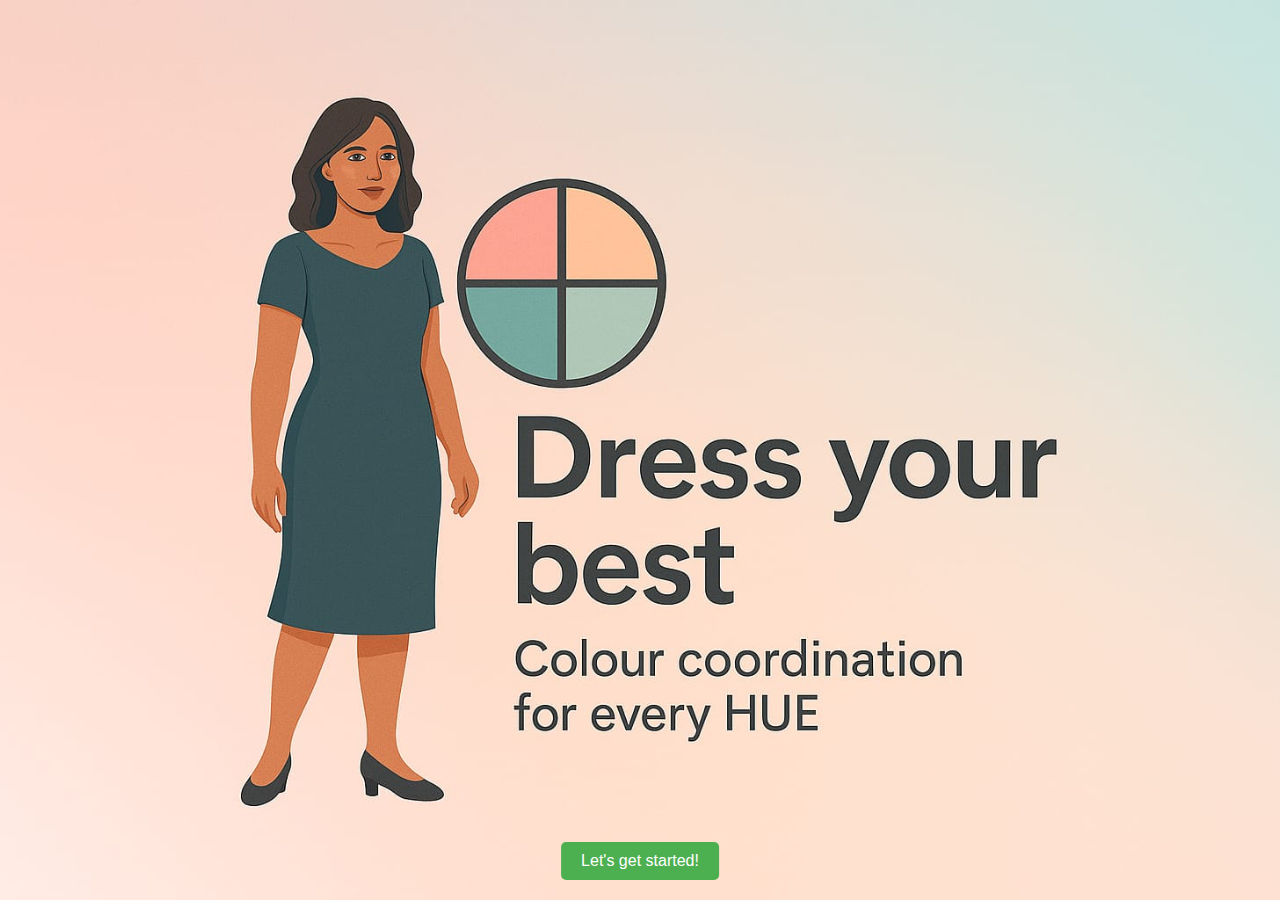
<file: index.html>
<!DOCTYPE html>
<html lang="en">
<head>
    <meta charset="UTF-8">
    <meta name="viewport" content="width=device-width, initial-scale=1.0">
    <title>Dress Your Best</title>
    <link rel="stylesheet" href="main.css">
</head>
<body>
    <div>

    </div>
    <a href="some.html" style="position: absolute; bottom: 20px; left: 50%; transform: translateX(-50%); text-decoration: none;">
        <button style="padding: 10px 20px; font-size: 16px; cursor: pointer; background-color: #4CAF50; color: white; border: none; border-radius: 5px; transition: background-color 0.3s, transform 0.3s;">
            Let's get started!
        </button>
    </a>
    <style>
        a button:hover {
            background-color: #45a049;
            transform: scale(1.05);
        }
    </style>
        </button>
    </a>
</a>
</body>
</html>
</file>
<file: main.css>
/* main.css */
body {
    margin: 0;
    padding: 0;
    background-image: url('project\ logo\ \(2\).jpeg'); /* Replace with your image path */
    background-size: cover;
    background-position: center;
    background-repeat: no-repeat;
    width: 100vw;
    height: 100vh;
    overflow: hidden;
    animation: backgroundAnimation 10s infinite alternate; /* Add animation */
}

@keyframes backgroundAnimation {
    0% {
        background-size: cover;
        background-position: center;
    }
    50% {
        background-size: 110%;
        background-position: top;
    }
    100% {
        background-size: cover;
        background-position: center;
    }
}

@media (max-width: 768px) {
    body {
        background-size: contain; /* Adjust for smaller screens */
        animation: none; /* Disable animation for smaller screens if needed */
    }
}
</file>
